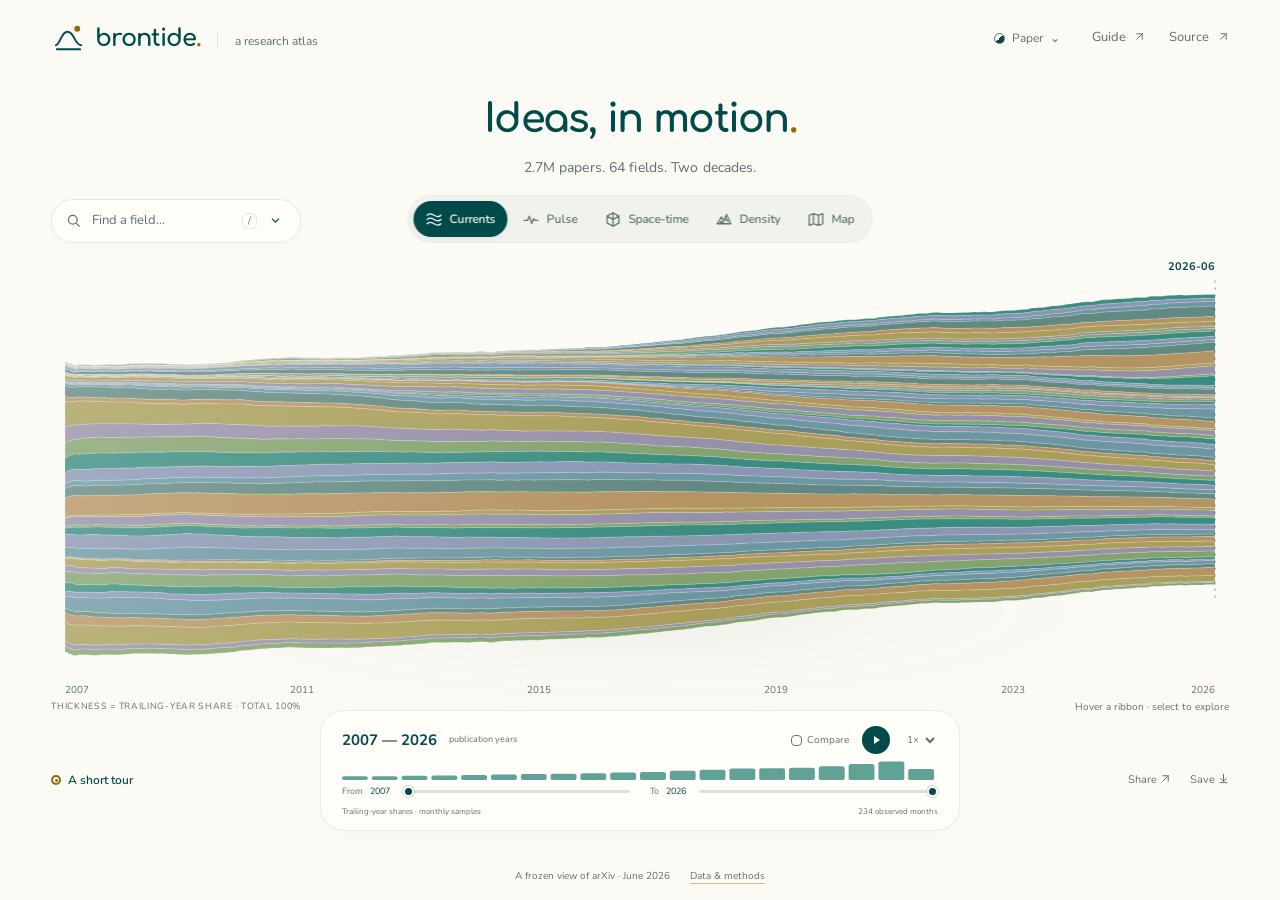
<file: index.html>
<!doctype html>
<html lang="en">
<head>
  <meta charset="utf-8">
  <meta name="viewport" content="width=device-width, initial-scale=1">
  <meta name="theme-color" content="#FCFAF5">
  <meta name="description" content="Explore the shape of research. An interactive atlas of 2.7 million arXiv papers, with semantic territories, publication timelines, and a space-time view.">
  <title>brontide — the research atlas</title>
  <link rel="icon" href="assets/brontide-logo.svg" type="image/svg+xml">
  <script>try{const t=localStorage.getItem('brontide-theme');document.documentElement.dataset.theme=['paper','sage','night'].includes(t)?t:'paper';}catch{document.documentElement.dataset.theme='paper';}</script>
  <link rel="stylesheet" href="web/styles.css">
</head>
<body>
  <a class="skip-link" href="#explorer">Skip to research atlas</a>
  <header class="site-header">
    <a class="brand" href="./" aria-label="brontide home"><svg class="brand-mark" viewBox="0 0 36 36" aria-hidden="true"><path d="M5 25c5-1 5-14 12-14s7 13 14 14"/><path d="M6 29h24"/><circle cx="27" cy="8" r="3"/></svg><span>brontide<span class="brand-dot">.</span></span></a>
    <div class="header-description">a research atlas</div>
    <nav aria-label="Main navigation">
      <details class="theme-menu" id="theme-menu"><summary aria-label="Color theme: Paper" id="theme-summary"><span class="theme-preview" aria-hidden="true"></span><span id="theme-name">Paper</span><span aria-hidden="true">⌄</span></summary><div class="theme-options" role="group" aria-label="Color theme"><button data-theme="paper" aria-pressed="true"><i class="theme-chip paper-chip"></i>Paper<span>Light</span></button><button data-theme="sage" aria-pressed="false"><i class="theme-chip sage-chip"></i>Sage<span>Warm</span></button><button data-theme="night" aria-pressed="false"><i class="theme-chip night-chip"></i>Night<span>Dark</span></button></div></details>
      <button class="text-button" id="method-open">Guide <span aria-hidden="true"><svg class="inline-icon" viewBox="0 0 16 16" aria-hidden="true"><path d="M4 12 12 4M4 4h8v8"/></svg></span></button>
      <a class="source-link" href="https://github.com/numberingeometry/brontide" target="_blank" rel="noopener">Source <span aria-hidden="true"><svg class="inline-icon" viewBox="0 0 16 16" aria-hidden="true"><path d="M4 12 12 4M4 4h8v8"/></svg></span></a>
    </nav>
  </header>
  <main id="explorer">
    <section class="atlas" aria-label="Interactive research atlas">
      <div class="scene" id="scene">
        <canvas id="atlas-canvas" tabindex="0" aria-label="Research map. Drag to orbit, shift-drag to pan, scroll to zoom. Arrow keys orbit; plus and minus zoom; Home resets. Select a topic from the topic list for an accessible alternative."></canvas>
        <canvas id="currents-canvas" aria-hidden="true" hidden></canvas>
        <svg id="currents-interaction" role="group" aria-label="Monthly research shares. Use up and down arrows for fields, left and right for months, and Enter for details." hidden></svg>
        <div id="currents-status" class="sr-only" role="status" aria-live="polite"></div>
        <div class="pulse-view" id="pulse-view" hidden>
          <svg id="pulse-chart" class="pulse-chart" tabindex="0" role="slider" aria-orientation="horizontal" aria-valuemin="0" aria-label="Year-over-year turning of arXiv's field mix" aria-describedby="pulse-help"></svg>
          <svg id="pulse-compass" class="pulse-compass" role="img" aria-label="Trajectory of the yearly field mix"></svg>
          <div id="pulse-movers" class="pulse-movers" role="group" aria-label="Largest contributions to the selected turn"></div>
          <p id="pulse-help" class="sr-only">Left and right arrows move by month, Page Up and Page Down by year, Home and End to the first and last comparison. Enter opens the largest contributor.</p>
        </div>
        <div class="map-labels" id="map-labels" aria-hidden="true"></div>
        <div class="axis-labels" id="axis-labels" aria-hidden="true"></div>
        <div class="map-tooltip" id="map-tooltip" hidden></div>
        <div class="loading-screen" id="loading" role="status"><span class="loading-orbit" aria-hidden="true"></span><span>Unfolding the landscape…</span><small>A moment for the details.</small></div>
      </div>
      <div class="stage-heading">
        <h1>Ideas, in motion<span>.</span></h1>
        <p><strong id="corpus-size">2.7M</strong> papers. <strong id="territory-count">64</strong> fields. Two decades.</p>
      </div>
      <div class="view-controls" role="group" aria-label="Visualization mode">
        <button data-view="currents" class="active" aria-pressed="true"><svg viewBox="0 0 20 20" aria-hidden="true"><path d="M2 5c5-6 11 6 16 0M2 10c5-6 11 6 16 0M2 15c5-6 11 6 16 0"/></svg>Currents</button>
        <button data-view="pulse" aria-pressed="false"><svg viewBox="0 0 20 20" aria-hidden="true"><path d="M2 11h4l2-5 3 9 2-6 1.5 2H18"/></svg>Pulse</button>
        <button data-view="space" aria-pressed="false"><svg viewBox="0 0 20 20" aria-hidden="true"><path d="m10 2 7 4v8l-7 4-7-4V6Zm0 0v8m7-4-7 4-7-4m7 4v8"/></svg>Space-time</button>
        <button data-view="terrain" aria-pressed="false"><svg viewBox="0 0 20 20" aria-hidden="true"><path d="m2 15 5-8 3 5 3-8 5 11ZM5 15l2-3 3 3m1-8 3 5 2-1"/></svg>Density</button>
        <button data-view="map" aria-pressed="false"><svg viewBox="0 0 20 20" aria-hidden="true"><path d="m2 5 5-2 6 2 5-2v12l-5 2-6-2-5 2Zm5-2v12m6-10v12"/></svg>Map</button>
      </div>
      <aside class="topic-browser collapsed" id="topic-browser" aria-label="Browse research territories">
        <label class="search-field" for="topic-search"><svg viewBox="0 0 20 20" aria-hidden="true"><circle cx="8.5" cy="8.5" r="5.5"/><path d="m13 13 4 4"/></svg><input id="topic-search" type="search" aria-label="Find a research field" placeholder="Find a field…" autocomplete="off"><kbd aria-hidden="true">/</kbd><button type="button" class="browser-toggle" id="browser-toggle" aria-label="Browse research fields" aria-expanded="false"><svg viewBox="0 0 16 16" aria-hidden="true"><path d="m4 6 4 4 4-4"/></svg></button></label>
        <div class="browser-body" id="browser-body">
          <div class="list-heading"><span id="topic-list-caption">ALL TERRITORIES</span><select id="topic-sort" aria-label="Sort territories"><option value="size">By corpus size</option><option value="change">By observed change</option><option value="name">A to Z</option></select></div>
          <div id="topic-list" class="topic-list" role="list" aria-label="Research territories"></div>
          <p class="search-note" id="search-note">Searches territory names and descriptive terms.</p>
        </div>
      </aside>
      <aside class="inspector" id="inspector" aria-label="Selected research territory" hidden>
        <div class="inspector-top"><span class="eyebrow" id="detail-kicker">THE BIG PICTURE</span><div class="selection-actions" id="selection-actions"></div><button class="icon-button" id="clear-selection" aria-label="Clear selected territory" hidden>×</button></div>
        <h2 id="detail-name" tabindex="-1">A world of research</h2>
        <p class="detail-description" id="detail-description">Select a field to explore its history.</p>
        <div class="current-observation" id="current-observation" role="group" aria-label="Selected ribbon observation" hidden></div>
        <div id="detail-terms" class="term-list"></div>
        <div class="detail-stats"><div><span id="stat-one-label">PAPERS IN WINDOW</span><strong id="stat-one">—</strong></div><div><span id="stat-two-label">OBSERVED PERIOD</span><strong id="stat-two">—</strong></div></div>
        <div class="chart-heading"><span id="chart-title">Monthly publications</span><span id="chart-unit">papers</span></div>
        <svg id="history-chart" class="history-chart" viewBox="0 0 500 160" role="img" aria-label="Monthly publication history"></svg>
        <div class="chart-legend"><span><i class="observed-key"></i>Observed</span><span id="forecast-legend" hidden><i class="forecast-key"></i>Archived forecast</span><span id="chart-date-label">2007 — 2026</span></div>
        <div class="comparison-note" id="comparison-note" hidden></div>
        <div class="representative" id="representative" hidden><span class="small-label">A REPRESENTATIVE PAPER</span><p id="representative-title"></p><span class="representative-note">A corpus example, not filtered by the time window.</span></div>
        <div class="subarea-section" id="subarea-section" hidden><button id="subarea-toggle" class="subarea-toggle" aria-expanded="false">Explore microregions <span id="subarea-count"></span><span aria-hidden="true"><svg class="inline-icon" viewBox="0 0 16 16" aria-hidden="true"><path d="M4 12 12 4M4 4h8v8"/></svg></span></button><div id="subarea-content" hidden><p class="micro-note">Statistical subareas within this territory. Point-level assignments are not included in the public map.</p><label class="sr-only" for="microregion-select">Choose a microregion</label><select id="microregion-select"></select><p id="microregion-description" class="micro-note"></p></div></div>
        <div class="inspector-footer"><span class="tiny-dot"></span><span id="detail-provenance">Frozen corpus · through June 2026</span></div>
      </aside>
      <div class="scene-tools" role="group" aria-label="Map tools">
        <button class="icon-button" id="zoom-in" aria-label="Zoom in" title="Zoom in">+</button><button class="icon-button" id="zoom-out" aria-label="Zoom out" title="Zoom out">−</button><span></span><button class="icon-button" id="reset-camera" aria-label="Reset camera" title="Reset camera"><svg viewBox="0 0 20 20" aria-hidden="true"><path d="M4 7a6.5 6.5 0 1 1 0 6M4 3v4h4"/></svg></button>
      </div>
      <div class="view-caption"><span id="view-caption">VERTICAL AXIS · PUBLICATION YEAR</span><span id="gesture-caption">Drag to orbit · scroll to zoom</span></div>
      <div class="time-dock">
        <div class="time-dock-top"><div><strong id="window-label">2007 — 2026</strong><span class="small-label">publication years</span></div><div class="time-actions"><label class="compare-control"><input type="checkbox" id="compare-toggle"><span>Compare</span></label><button class="play-button" id="play" aria-label="Play publication timeline"><span id="play-icon" class="play-glyph" aria-hidden="true"></span></button><label class="sr-only" for="playback-speed">Playback speed</label><select id="playback-speed" aria-label="Playback speed"><option value="1000">1×</option><option value="500">2×</option><option value="2000">½×</option></select></div></div>
        <svg id="timeline" viewBox="0 0 760 34" preserveAspectRatio="none" aria-hidden="true"></svg>
        <div class="range-controls"><label for="year-from">From <output id="year-from-label">2007</output><input id="year-from" type="range" min="0" max="19" value="0"></label><label for="year-to">To <output id="year-to-label">2026</output><input id="year-to" type="range" min="0" max="19" value="19"></label></div>
        <div class="timeline-foot"><span id="time-resolution">Points: annual · statistics: monthly</span><span id="visible-points">Loading sample</span></div>
      </div>
      <div class="story-toolbar" id="story-toolbar"><button id="story-start"><span class="tour-glyph" aria-hidden="true"></span> A short tour</button><span></span><button id="share-view" title="Copy a link to this view">Share <span aria-hidden="true"><svg class="inline-icon" viewBox="0 0 16 16" aria-hidden="true"><path d="M4 12 12 4M4 4h8v8"/></svg></span></button><button id="export-image" title="Download this view as an image">Save <svg class="inline-icon" viewBox="0 0 16 16" aria-hidden="true"><path d="M8 2v10m-4-4 4 4 4-4M3 14h10"/></svg></button></div>
      <div class="story-card" id="story-card" hidden aria-live="polite"><div class="story-top"><span id="story-step">01 / 04</span><button class="icon-button" id="story-close" aria-label="Close tour">×</button></div><h3 id="story-title"></h3><p id="story-description"></p><div class="story-bottom"><button id="story-previous" class="text-button"><svg class="inline-icon" viewBox="0 0 16 16" aria-hidden="true"><path d="M14 8H2m5-5-5 5 5 5"/></svg> Back</button><button id="story-next">Next chapter <svg class="inline-icon" viewBox="0 0 16 16" aria-hidden="true"><path d="M2 8h12m-5-5 5 5-5 5"/></svg></button></div></div>
    </section>
  </main>
  <footer class="site-footer"><span>A frozen view of arXiv · <span id="footer-date">June 2026</span></span><button class="inline-link" id="evidence-open">Data &amp; methods</button></footer>
  <div class="toast" id="toast" role="status" aria-live="polite"></div>
  <dialog id="method-dialog" aria-labelledby="method-title"><div class="dialog-heading"><span class="eyebrow">A FIELD GUIDE</span><button class="icon-button" id="method-close" aria-label="Close map guide">×</button></div><h2 id="method-title">A little context.</h2><p class="dialog-lead">Real papers, a fixed map, and a few useful limits.</p><div class="method-grid"><section><h3>Reading the currents</h3><p>Each ribbon is one territory. At each month, its vertical thickness is the territory’s paper count over the trailing 12 months divided by the corpus count over the same window. These are count-weighted shares, not an average of percentages. All 64 ribbons sum to 100%. Early 2007 uses the available 1–11 months; no earlier observations are invented. The 234 observations run from January 2007 through June 2026. The final year is partial.</p><p>The territory order is fixed by ID. A data-derived wiggle baseline minimizes visual movement; it is only a layout choice. Position and color do not encode transfers, citations, or influence between fields. Adjacent trailing-window values are joined by a smooth, nonnegative interpolation. Hover, focus, or tap for the exact window and its count-weighted share, alongside the raw monthly count and share. Search gives access to even the thinnest ribbons.</p><p>The year sliders highlight a window while keeping the full chronology in view. The playhead marks the final available month of the selected year. Currents uses observations only; the separate territory chart contains the archived forecast experiment.</p></section><section><h3>Feeling the pulse</h3><p>Pulse asks how far the mix of fields changed between one trailing year and the year before it. Shares become a point on a sphere by taking square roots; the angle between two such points is the Bhattacharyya angle (half the Fisher–Rao distance). It is zero when every field kept its share, and it ignores how many papers were posted in total.</p><p>The dark line uses the 64 territories; the light one uses the 1,024 microregions. Turnover inside territories lifts the light line, but the vertical gap understates it, because angles combine roughly like the sides of a right triangle rather than by addition. The readout’s “turned inside fields” is that turnover measured directly: the angle left after removing the 64-field turn on the 1 − cos θ scale, where the split is exact.</p><p>Finite counts make every comparison look busier than it is, most of all for small microregions. Each angle carries a deterministic first-order correction for that noise, computed exactly from binomial moments under a multinomial sampling model. The dotted line is the turn that counting alone would show if nothing had changed; corrected lines can sit below it. “What moved” gives each field’s share of the corrected 64-field turn, measured as 1 − cos θ rather than in degrees. After the correction small terms can be slightly negative, so the listed shares need not add to 100%.</p><p>The long turn shows the calendar-year compositions, 2007–2025, projected flat onto their two main directions of change. Its path adds the yearly steps, and a bend in the flat view need not be a reversal. Pulse describes arXiv’s composition, which also shifts when whole communities start or stop posting there. It is not a measure of progress, quality, or influence, and peak labels name only the largest contributor.</p></section><section><h3>What the axes mean</h3><p>Horizontal position is a fixed PCA → UMAP projection of SPECTER2 paper embeddings. Nearby dots often describe related work, but projected distances and apparent gaps are not calibrated semantic measurements. Clustering uses the 50-dimensional PCA space.</p><p>In <b>space-time</b>, height is publication year. In <b>density</b>, height is a smoothed, normalized concentration of the sampled points in the selected window. Density is neither paper quality nor a forecast.</p></section><section><h3>What you are seeing</h3><p id="method-sample">The map displays a stratified sample of the frozen arXiv corpus. Counts and monthly histories use aggregate artifacts, not dot counts.</p><p>Map points have annual dates; charts retain monthly resolution. The final year is partial. Topic names are generated descriptions, not an authoritative taxonomy. Representative titles may come from outside the selected window.</p><p>Microregion series can be inspected within a territory. The public point sample has only superregion assignments, so microregion selection does not relabel or relocate dots.</p></section><section><h3>Window and comparison</h3><p>The sliders filter publication years. Compare retains papers before the selected window as a muted baseline and highlights papers in the window. The chart marks the same window; percentage-point changes compare mean observed monthly shares in the endpoint years.</p><p>This is retrospective exploration: the display projection was fitted using the full frozen corpus. Moving the year does not create a historically refitted model.</p></section><section><h3>Forecasts and evaluation</h3><p>Forecasts begin after June 2026 and use the committed production model, SmoothedMomentum. They are independent projections, not jointly normalized across regions, and are experimental extrapolations rather than promises. The frozen selection procedure beat its momentum baseline at <b>0 of 3</b> masked cutoffs, missing its ≥2 criterion.</p><p>Published 80% intervals failed the calibration criterion; the explorer does not present them as calibrated uncertainty. The frozen result and its scope remain in the repository.</p><a href="https://github.com/numberingeometry/brontide/blob/main/docs/DATA.md" target="_blank" rel="noopener">Read the data guide <svg class="inline-icon" viewBox="0 0 16 16" aria-hidden="true"><path d="M4 12 12 4M4 4h8v8"/></svg></a></section></div><div class="controls-guide"><strong>Make it yours</strong><span>Currents: ↑/↓ fields, ←/→ months, Enter details. Pulse: ←/→ months, Page Up/Down years, Enter opens the largest mover. Maps: drag to orbit, Shift/right-drag to pan, scroll/pinch to zoom, arrows to orbit, +/− to zoom, Home to reset. / search · Escape clear</span></div><p class="build-note" id="build-note"></p></dialog>
  <noscript><div class="noscript-notice">This interactive atlas needs JavaScript. <a href="figures/frontier-map.png">View the static research map</a> or <a href="https://github.com/numberingeometry/brontide">read the methods and reproducible results</a>.</div></noscript>
  <script type="module" src="web/app.js"></script>
</body>
</html>
</file>
<file: web/styles.css>
@charset "UTF-8";
@font-face{font-family:Nunito;src:url('../assets/fonts/nunito-latin-400-normal.woff2') format('woff2');font-style:normal;font-weight:400;font-display:swap}
@font-face{font-family:Nunito;src:url('../assets/fonts/nunito-latin-600-normal.woff2') format('woff2');font-style:normal;font-weight:600;font-display:swap}
@font-face{font-family:Nunito;src:url('../assets/fonts/nunito-latin-700-normal.woff2') format('woff2');font-style:normal;font-weight:700;font-display:swap}
@font-face{font-family:Comfortaa;src:url('../assets/fonts/comfortaa-latin-700-normal.woff2') format('woff2');font-style:normal;font-weight:700;font-display:swap}
:root{color-scheme:light;--paper:#fcfaf5;--ink:#004b49;--muted:#5a726f;--quiet:#607265;--line:#004b491c;--wash:#eff1ec;--selected:#d9e2dd;--gold:#916707;--white:#fffef9;--history:#257e70;--grid:#617e70;--hover:#007366;--round:Comfortaa,'Arial Rounded MT Bold',sans-serif;--sans:Nunito,'Trebuchet MS',sans-serif;--mono:ui-monospace,SFMono-Regular,Consolas,monospace}
html[data-theme="sage"]{--paper:#e7ebd4;--ink:#263e2d;--muted:#53634a;--quiet:#5d684f;--line:#263e2d26;--wash:#dde3c8;--selected:#c6d1af;--gold:#845d05;--white:#f0f2e0;--history:#3d7650;--grid:#718263;--hover:#4c6a32}
html[data-theme="night"]{color-scheme:dark;--paper:#101d20;--ink:#e2eee0;--muted:#a6bdb3;--quiet:#91aaa0;--line:#b6d2bd28;--wash:#1d3030;--selected:#314a40;--gold:#dec27a;--white:#17282a;--history:#8bd4b0;--grid:#9bbeb0;--hover:#f2d991}
*{box-sizing:border-box}body{margin:0;background:var(--paper);color:var(--ink);font:14px/1.5 var(--sans);-webkit-font-smoothing:antialiased}button,input,select{font:inherit}button,a,input,select{-webkit-tap-highlight-color:transparent}button{color:inherit;cursor:pointer;border:0}button:disabled{opacity:.4;cursor:default}a{color:inherit;text-decoration:none}button:hover,a:hover{color:var(--hover)}button:focus-visible,a:focus-visible,input:focus-visible,select:focus-visible,canvas:focus-visible{outline:2px solid var(--gold);outline-offset:4px}svg{display:block}button svg{width:18px;height:18px;fill:none;stroke:currentColor;stroke-width:1.5;stroke-linecap:round;stroke-linejoin:round}[hidden]{display:none!important}.sr-only{position:absolute;width:1px;height:1px;padding:0;margin:-1px;overflow:hidden;clip:rect(0,0,0,0);white-space:nowrap;border:0}.skip-link{position:fixed;z-index:100;top:-80px;left:12px;background:var(--ink);color:var(--paper);padding:12px 18px;border-radius:12px}.skip-link:focus{top:12px}
.site-header{height:76px;display:flex;align-items:center;padding:0 4%;gap:16px;max-width:1920px;margin:auto}.brand{display:flex;align-items:center;gap:9px;font:700 24px var(--round);letter-spacing:-1px}.brand-mark{width:35px;height:35px;fill:none;stroke:var(--ink);stroke-width:2;stroke-linecap:round}.brand-mark circle{fill:var(--gold);stroke:none}.brand-dot{color:var(--gold)}.header-description{font-size:12px;color:var(--muted);border-left:1px solid var(--line);padding-left:17px;margin-top:5px}.site-header nav{display:flex;align-items:center;gap:24px;margin-left:auto;color:var(--muted);font-size:13px}.text-button,.inline-link{background:none;padding:0;color:inherit}.text-button span,.source-link span{margin-left:5px}.site-header nav button{font-size:13px}.source-link{display:flex;align-items:center;gap:4px}
.atlas{position:relative;height:calc(100svh - 116px);min-height:690px;max-height:1160px;isolation:isolate;overflow:hidden;max-width:1920px;margin:auto}.scene{position:absolute;inset:0;overflow:hidden;z-index:-1}.scene:before{content:'';position:absolute;left:23%;right:23%;top:58%;height:17%;background:radial-gradient(ellipse,color-mix(in srgb,var(--ink) 12.5%,transparent) 0%,color-mix(in srgb,var(--ink) 3.5%,transparent) 35%,transparent 70%);filter:blur(14px);pointer-events:none}#atlas-canvas{width:100%;height:100%;display:block;touch-action:none;cursor:grab}#atlas-canvas:active{cursor:grabbing}.stage-heading{position:absolute;top:18px;left:20px;right:20px;text-align:center;pointer-events:none}.stage-heading h1{font:700 clamp(27px,3.1vw,43px)/1.3 var(--round);letter-spacing:-1.7px;margin:0 0 11px}.stage-heading h1 span{color:var(--gold)}.stage-heading p{font-size:14px;color:var(--muted);margin:0}.stage-heading strong{font-weight:400}
.view-controls{position:absolute;top:119px;left:50%;transform:translateX(-50%);display:flex;gap:3px;background:color-mix(in srgb,var(--wash) 80.0%,transparent);padding:5px;border:1px solid color-mix(in srgb,var(--ink) 3.5%,transparent);border-radius:30px;white-space:nowrap;backdrop-filter:blur(15px)}.view-controls button{background:transparent;padding:9px 15px;border-radius:24px;display:flex;gap:7px;align-items:center;font-size:12px;font-weight:600;color:var(--muted);transition:background .2s,color .2s}.view-controls button.active{background:var(--ink);color:var(--paper);box-shadow:0 2px 5px color-mix(in srgb,var(--ink) 7.1%,transparent)}.view-controls svg{width:17px;height:17px}
.topic-browser{position:absolute;left:4%;top:123px;width:250px;z-index:12}.search-field{display:flex;align-items:center;gap:8px;padding:10px 14px;border:1px solid var(--line);border-radius:25px;background:color-mix(in srgb,var(--white) 91.0%,transparent);box-shadow:0 4px 18px color-mix(in srgb,var(--ink) 1.2%,transparent);backdrop-filter:blur(12px)}.search-field>svg{width:16px;height:16px;stroke:var(--muted);stroke-width:1.5;fill:none;flex-shrink:0}.search-field input{width:100%;min-width:0;background:none;border:0;color:var(--ink);outline:none;font-size:13px}.search-field input::placeholder{color:var(--muted)}.search-field:focus-within{border-color:color-mix(in srgb,var(--gold) 50.2%,transparent);box-shadow:0 0 0 3px color-mix(in srgb,var(--gold) 3.9%,transparent)}.search-field kbd{font:10px var(--sans);color:var(--quiet);border:1px solid var(--line);border-radius:5px;padding:0 5px}.browser-toggle{display:grid;place-items:center;width:21px;height:21px;padding:0;background:none;flex-shrink:0}.browser-toggle svg{width:13px;height:13px;transition:transform .2s}.topic-browser:not(.collapsed) .browser-toggle svg{transform:rotate(180deg)}.browser-body{margin-top:9px;padding:15px 13px 9px;border:1px solid var(--line);border-radius:21px;background:color-mix(in srgb,var(--white) 96.1%,transparent);box-shadow:0 14px 40px color-mix(in srgb,var(--ink) 6.3%,transparent);backdrop-filter:blur(20px)}.topic-browser.collapsed .browser-body{display:none}.list-heading{display:flex;justify-content:space-between;align-items:center;gap:5px;font-size:9px;color:var(--muted);letter-spacing:.4px;padding:0 5px 9px}.list-heading select{max-width:109px;background:transparent;border:0;font:10px var(--sans);color:var(--muted);cursor:pointer}.topic-list{max-height:min(370px,44vh);overflow-y:auto;scrollbar-width:thin;scrollbar-color:var(--selected) transparent;overscroll-behavior:contain}.topic-row{display:flex;align-items:center;gap:8px;width:100%;min-height:39px;padding:9px 8px;border-radius:11px;text-align:left;background:transparent;font-size:11px;line-height:1.35;color:var(--muted)}.topic-row:hover,.topic-row.selected{background:var(--wash);color:var(--ink)}.topic-row.selected{background:var(--selected)}.topic-swatch{width:6px;height:6px;border-radius:50%;flex-shrink:0}.topic-name{flex:1}.topic-size{font-size:9px;color:var(--quiet);white-space:nowrap}.search-note{font-size:9px;line-height:1.6;margin:9px 6px 3px;color:var(--quiet)}.empty-topics{font-size:12px;color:var(--muted);padding:12px 6px}
.inspector{position:absolute;right:3%;top:184px;width:320px;max-height:calc(100% - 210px);overflow-y:auto;overscroll-behavior:contain;scrollbar-width:thin;scrollbar-color:var(--selected) transparent;padding:23px;border:1px solid color-mix(in srgb,var(--ink) 14.9%,transparent);border-radius:27px;background:color-mix(in srgb,var(--white) 96.1%,transparent);box-shadow:0 14px 45px color-mix(in srgb,var(--ink) 4.7%,transparent);backdrop-filter:blur(18px);z-index:13}.inspector-top{display:flex;align-items:center;justify-content:space-between;min-height:22px}.eyebrow,.small-label{font-size:9px;font-weight:700;letter-spacing:1px;color:var(--muted)}.inspector-top .eyebrow{font-size:8px}.selection-actions{display:flex;align-items:center;gap:12px;margin-left:auto;margin-right:8px}.selection-actions button{padding:6px 0;background:none;font-size:9px;color:var(--muted)}.selection-actions button:hover{color:var(--ink)}.icon-button{display:grid;place-items:center;width:32px;height:32px;border-radius:50%;background:transparent;color:var(--muted);font-size:22px;font-weight:400;line-height:1;flex-shrink:0}.icon-button:hover{background:var(--wash);color:var(--ink)}.inspector-top .icon-button{width:25px;height:25px;font-size:20px}.inspector h2{font:700 21px/1.4 var(--round);letter-spacing:-.8px;margin:12px 0 10px}.detail-description{font-size:11px;line-height:1.7;color:var(--muted);margin:0 0 15px}.term-list{display:flex;flex-wrap:wrap;gap:5px;margin-bottom:17px}.term-list:empty{display:none}.term-list span{padding:3px 9px;border-radius:12px;background:var(--wash);color:var(--muted);font-size:9px}.detail-stats{display:grid;grid-template-columns:1fr 1fr;gap:10px;border-top:1px solid var(--line);padding:16px 0 18px}.detail-stats span{font-size:8px;letter-spacing:.7px;color:var(--muted);display:block;margin-bottom:6px}.detail-stats strong{font:700 22px var(--sans);letter-spacing:-.5px}.chart-heading{display:flex;justify-content:space-between;gap:9px;font-size:10px;color:var(--muted);margin-bottom:9px}.chart-heading>span+span{font-size:9px}.history-chart{width:100%;height:auto;overflow:visible}.chart-grid{stroke:color-mix(in srgb,var(--ink) 7.1%,transparent);stroke-width:1}.chart-axis{fill:var(--muted);font:11px var(--sans)}.chart-origin{fill:var(--gold);font:8px var(--sans);letter-spacing:.4px}.chart-history{fill:none;stroke:var(--history);stroke-width:2.2;stroke-linejoin:round}.chart-forecast{fill:none;stroke:var(--gold);stroke-width:1.7;stroke-dasharray:5 5}.chart-area{fill:url(#chart-gradient)}.chart-window{fill:color-mix(in srgb,var(--ink) 3.5%,transparent)}.chart-marker{stroke:color-mix(in srgb,var(--ink) 26.7%,transparent);stroke-width:1;stroke-dasharray:3 4}.chart-legend{display:flex;align-items:center;gap:13px;font-size:8px;color:var(--muted);margin-bottom:15px}.chart-legend>span{display:flex;align-items:center;gap:5px}.chart-legend>span:last-child{margin-left:auto;font-size:8px}.chart-legend i{width:11px;height:2px;background:var(--history);border-radius:2px}.chart-legend .forecast-key{background:var(--gold)}.comparison-note{font-size:10px;line-height:1.6;color:var(--muted);padding:11px 13px;border-radius:14px;background:var(--wash)}.comparison-note strong{color:var(--ink)}.representative{border-top:1px solid var(--line);padding-top:14px;margin-top:15px}.representative .small-label{font-size:8px}.representative p{font-size:12px;line-height:1.65;margin:9px 0}.representative a{text-decoration:underline;text-decoration-color:color-mix(in srgb,var(--gold) 40.0%,transparent);text-underline-offset:4px}.representative-note{font-size:9px;color:var(--quiet);line-height:1.55;display:block}.subarea-section{margin-top:17px;padding-top:14px;border-top:1px solid var(--line)}.subarea-toggle{display:flex;align-items:center;gap:6px;background:none;padding:0;width:100%;font-size:11px;text-align:left}.subarea-toggle span:last-child{margin-left:auto;color:var(--gold)}#subarea-count{color:var(--muted);font-size:10px}.micro-note{font-size:10px;line-height:1.65;color:var(--muted)}#microregion-select{width:100%;border:1px solid var(--line);border-radius:12px;background:var(--paper);color:var(--ink);padding:9px;font-size:11px}.inspector-footer{display:flex;align-items:center;gap:7px;border-top:1px solid var(--line);margin-top:17px;padding-top:13px;font-size:8px;color:var(--quiet)}.tiny-dot{width:4px;height:4px;border-radius:50%;background:var(--gold);flex-shrink:0}
.scene-tools{position:absolute;right:3%;bottom:177px;display:flex;align-items:center;flex-direction:column;gap:2px;padding:5px;border:1px solid var(--line);border-radius:25px;background:color-mix(in srgb,var(--white) 87.5%,transparent);backdrop-filter:blur(14px)}.scene-tools>span{width:15px;height:1px;background:var(--line);margin:3px}.view-caption{position:absolute;left:4%;right:4%;bottom:145px;display:flex;justify-content:space-between;gap:10px;color:var(--muted);font-size:9px;pointer-events:none}.view-caption>span:first-child{font-size:8px;letter-spacing:1px}.time-dock{position:absolute;bottom:29px;left:50%;transform:translateX(-50%);width:640px;max-width:calc(100% - 40px);padding:15px 21px 12px;border:1px solid color-mix(in srgb,var(--ink) 9.4%,transparent);background:color-mix(in srgb,var(--white) 91.0%,transparent);border-radius:24px;backdrop-filter:blur(18px);box-shadow:0 8px 30px color-mix(in srgb,var(--ink) 1.6%,transparent)}.time-dock-top{display:flex;justify-content:space-between;align-items:center;gap:12px}.time-dock-top>div:first-child{display:flex;gap:12px;align-items:center}.time-dock strong{font:700 15px var(--sans);white-space:nowrap}.time-dock .small-label{font-size:9px;letter-spacing:0;font-weight:400}.time-actions{display:flex;align-items:center;gap:13px}.compare-control{display:flex;align-items:center;gap:5px;font-size:10px;color:var(--muted);cursor:pointer}.compare-control input{appearance:none;width:11px;height:11px;border:1px solid var(--grid);border-radius:4px;background:var(--paper);margin:0;cursor:pointer}.compare-control input:checked{border-color:var(--ink);background:var(--ink);box-shadow:inset 0 0 0 2px var(--white)}.play-button{display:grid;place-items:center;width:28px;height:28px;border-radius:50%;background:var(--ink);color:var(--paper)}.play-button:hover{background:var(--hover);color:var(--paper)}.time-actions select{border:0;background:none;color:var(--muted);font:10px var(--sans);max-width:40px;padding:0;cursor:pointer}#timeline{width:100%;height:21px;margin:5px 0 3px}.range-controls{display:flex;gap:20px}.range-controls label{display:flex;align-items:center;gap:7px;min-width:0;flex:1;font-size:9px;color:var(--muted)}.range-controls output{min-width:26px;color:var(--ink)}.range-controls input{appearance:none;width:100%;min-width:20px;height:3px;background:var(--selected);border-radius:3px;cursor:pointer;margin:7px 0}.range-controls input::-webkit-slider-thumb{appearance:none;width:11px;height:11px;border:2px solid var(--white);border-radius:50%;background:var(--ink);box-shadow:0 0 0 1px color-mix(in srgb,var(--ink) 20.0%,transparent)}.range-controls input::-moz-range-thumb{width:8px;height:8px;border:2px solid var(--white);border-radius:50%;background:var(--ink)}.timeline-foot{display:flex;justify-content:space-between;gap:10px;color:var(--quiet);font-size:8px;margin-top:6px}.story-toolbar{position:absolute;left:4%;right:4%;bottom:64px;display:flex;align-items:center;gap:19px;pointer-events:none}.story-toolbar>span{flex:1}.story-toolbar button{pointer-events:auto;background:transparent;padding:7px 0;color:var(--muted);font-size:12px}.story-toolbar button:hover{color:var(--ink)}.story-toolbar #story-start{display:flex;align-items:center;gap:7px;color:var(--ink);font-weight:600}.story-toolbar #share-view,.story-toolbar #export-image{font-size:11px}.inline-icon,button .inline-icon{display:inline-block;width:11px;height:11px;vertical-align:-1px;fill:none;stroke:currentColor;stroke-width:1.4;stroke-linecap:round;stroke-linejoin:round;flex-shrink:0}.play-glyph{width:0;height:0;border-top:4px solid transparent;border-bottom:4px solid transparent;border-left:6px solid var(--paper);margin-left:2px}.play-glyph.paused{width:7px;height:8px;border:0;border-left:2px solid var(--paper);border-right:2px solid var(--paper);margin-left:0}.tour-glyph{display:inline-block;width:10px;height:10px;border:2px solid var(--gold);border-radius:50%;position:relative}.tour-glyph:after{content:'';position:absolute;width:3px;height:3px;border-radius:50%;background:var(--gold);top:1.5px;left:1.5px}
.map-labels,.axis-labels{position:absolute;inset:0;pointer-events:none;overflow:hidden}.map-label{position:absolute;max-width:152px;padding:5px 10px;border-radius:13px;background:color-mix(in srgb,var(--white) 70.2%,transparent);border:1px solid color-mix(in srgb,var(--ink) 6.3%,transparent);font-size:10px;line-height:1.35;color:var(--muted);text-align:center;transform:translate(-50%,-50%);pointer-events:auto;cursor:pointer;box-shadow:0 3px 10px color-mix(in srgb,var(--ink) 1.6%,transparent);backdrop-filter:blur(5px)}.map-label.selected{background:var(--white);border-color:color-mix(in srgb,var(--ink) 26.7%,transparent);color:var(--ink);font-weight:700}.axis-label{position:absolute;transform:translate(-50%,-50%);font-size:9px;color:var(--muted);white-space:nowrap}.map-tooltip{position:absolute;z-index:14;pointer-events:none;max-width:250px;padding:12px 15px;border:1px solid color-mix(in srgb,var(--ink) 13.3%,transparent);border-radius:18px;background:color-mix(in srgb,var(--white) 96.1%,transparent);box-shadow:0 10px 24px color-mix(in srgb,var(--ink) 6.3%,transparent);font-size:12px;color:var(--ink);backdrop-filter:blur(14px)}.map-tooltip small{display:block;font-size:10px;line-height:1.6;color:var(--muted);margin-top:5px}.loading-screen{position:absolute;inset:0;z-index:30;display:flex;align-items:center;justify-content:center;flex-direction:column;gap:15px;background:color-mix(in srgb,var(--paper) 96.1%,transparent);color:var(--ink);font:700 15px var(--round)}.loading-screen small{font:12px var(--sans);color:var(--muted)}.loading-orbit{width:36px;height:36px;border-radius:50%;border:2px solid color-mix(in srgb,var(--ink) 9.4%,transparent);border-top-color:var(--gold);animation:loading 1.2s linear infinite}.loading-screen.error{padding:30px;text-align:center;font:14px var(--sans)}.loading-screen.error p{max-width:480px;line-height:1.8}.loading-screen.error button,.loading-screen.error a{display:inline-block;padding:10px 17px;margin:5px;border:1px solid var(--line);border-radius:20px;background:var(--wash)}
.story-card{position:absolute;left:4%;top:190px;width:275px;padding:20px 22px;border:1px solid color-mix(in srgb,var(--gold) 22.0%,transparent);border-radius:26px;background:color-mix(in srgb,var(--white) 94.9%,transparent);box-shadow:0 14px 40px color-mix(in srgb,var(--ink) 4.7%,transparent);backdrop-filter:blur(20px);z-index:15}.story-top{display:flex;align-items:center;justify-content:space-between;font-size:10px;color:var(--gold);font-weight:700}.story-card h3{font:700 21px/1.4 var(--round);letter-spacing:-.6px;margin:13px 0}.story-card p{font-size:12px;line-height:1.75;color:var(--muted);margin:0}.story-bottom{display:flex;justify-content:space-between;align-items:center;margin-top:21px;gap:10px}.story-bottom button{background:none;padding:0;font-size:11px;color:var(--ink)}.story-bottom button:disabled{color:var(--quiet)}.story-top .icon-button{width:23px;height:23px;font-size:20px}
.site-footer{display:flex;align-items:center;justify-content:center;gap:20px;padding:9px 20px 15px;font-size:10px;color:var(--muted)}.site-footer .inline-link{font-size:10px;text-decoration:underline;text-decoration-color:color-mix(in srgb,var(--gold) 43.9%,transparent);text-underline-offset:4px}dialog{width:min(820px,calc(100% - 30px));max-height:88svh;border:1px solid color-mix(in srgb,var(--ink) 13.3%,transparent);border-radius:30px;padding:30px 36px;background:var(--paper);color:var(--ink);box-shadow:0 25px 100px color-mix(in srgb,var(--ink) 12.5%,transparent)}dialog::backdrop{background:color-mix(in srgb,var(--selected) 60.0%,transparent);backdrop-filter:blur(8px)}.dialog-heading{display:flex;align-items:center;justify-content:space-between}dialog h2{font:700 31px/1.4 var(--round);letter-spacing:-1px;margin:20px 0 10px}.dialog-lead{font-size:14px;line-height:1.8;color:var(--muted);margin-bottom:20px}.method-grid{display:grid;grid-template-columns:1fr 1fr;gap:7px 30px}.method-grid h3{font-size:14px;font-weight:700;margin:14px 0 8px}.method-grid p{font-size:12px;line-height:1.8;color:var(--muted)}.method-grid b{color:var(--ink);font-weight:700}.method-grid a{font-size:12px;text-decoration:underline;text-decoration-color:color-mix(in srgb,var(--gold) 40.0%,transparent);text-underline-offset:3px}.controls-guide{display:flex;gap:20px;border-top:1px solid var(--line);padding-top:18px;margin-top:23px;font-size:11px;color:var(--muted)}.controls-guide strong{color:var(--ink);white-space:nowrap}.build-note{font-size:9px;line-height:1.8;color:var(--quiet);margin:20px 0 0}.toast{position:fixed;bottom:22px;left:50%;transform:translate(-50%,20px);z-index:100;padding:12px 20px;border:1px solid color-mix(in srgb,var(--ink) 20.0%,transparent);border-radius:22px;background:var(--ink);color:var(--paper);font-size:12px;opacity:0;pointer-events:none;transition:opacity .2s,transform .2s;max-width:90vw;text-align:center;box-shadow:0 8px 30px color-mix(in srgb,var(--ink) 6.3%,transparent)}.toast.visible{opacity:1;transform:translate(-50%,0)}.noscript-notice{position:fixed;top:25%;left:10%;right:10%;padding:30px;background:var(--paper);border:1px solid var(--line);border-radius:25px;z-index:50}
@keyframes loading{to{transform:rotate(360deg)}}
@media(min-width:1001px){.detail-open .scene-tools{right:calc(365px + 3%)}.detail-open .view-caption{right:calc(365px + 4%)}}
@media(max-width:1200px){.topic-browser{width:220px}.time-dock{width:550px}.story-toolbar{left:3%;right:3%}.story-toolbar button{font-size:11px}.view-controls button{padding:9px 12px}.inspector{width:300px;right:2%;padding:21px}}
@media(max-width:1000px){.site-header{padding:0 25px}.header-description{display:none}.atlas{min-height:700px}.topic-browser{left:24px;top:181px;width:220px}.view-controls{top:116px}.stage-heading h1{font-size:35px}.scene-tools{right:22px;bottom:195px}.time-dock{bottom:38px;width:calc(100% - 48px);max-width:680px}.story-toolbar{bottom:4px;left:25px;right:25px}.view-caption{bottom:162px;left:25px;right:25px}.inspector{top:235px;right:20px;width:300px;max-height:calc(100% - 260px)}.story-card{left:24px;top:238px;width:260px}.site-footer{padding-top:5px}}
@media(max-width:620px){.site-header{height:67px;padding:0 20px}.brand{font-size:22px}.brand-mark{width:30px;height:30px}.site-header nav{gap:19px;font-size:12px}.site-header nav button{font-size:12px}.atlas{height:calc(100svh - 107px);min-height:650px}.stage-heading{top:17px;left:18px;right:18px}.stage-heading h1{font-size:27px;letter-spacing:-1.2px;line-height:1.35;margin-bottom:9px}.stage-heading p{font-size:11px}.view-controls{top:102px;padding:4px;width:max-content;max-width:calc(100% - 24px)}.view-controls button{padding:8px 12px;font-size:11px;gap:6px}.view-controls svg{width:16px;height:16px}.topic-browser{left:18px;top:161px;width:207px}.search-field{padding:8px 12px}.search-field input{font-size:12px}.search-field kbd{display:none}.browser-body{padding:12px 10px 8px;border-radius:20px}.topic-list{max-height:220px}.scene-tools{right:15px;bottom:198px;padding:4px;gap:0}.scene-tools .icon-button{width:27px;height:27px;font-size:20px}.view-caption{bottom:174px;left:19px;right:19px;font-size:8px}.view-caption>span:first-child{font-size:7px;letter-spacing:.6px}.view-caption>span:last-child{display:none}.time-dock{bottom:45px;left:13px;right:13px;width:auto;max-width:none;transform:none;padding:12px 15px 10px;border-radius:23px}.time-dock-top>div:first-child{display:block}.time-dock strong{font-size:14px}.time-dock .small-label{display:block;font-size:8px;margin-top:1px}.time-actions{gap:10px}.compare-control{font-size:9px}.time-actions select{font-size:9px}.range-controls{gap:14px}.range-controls label{gap:5px;font-size:8px}.range-controls output{min-width:23px}.timeline-foot{font-size:7px;margin-top:4px}.story-toolbar{bottom:7px;left:20px;right:20px;gap:15px}.story-toolbar button,.story-toolbar #share-view,.story-toolbar #export-image{font-size:10px}.story-toolbar #story-start{gap:5px}.inspector{position:fixed;top:auto;bottom:12px;left:12px;right:12px;width:auto;max-height:55svh;padding:22px;border-radius:27px;box-shadow:0 -8px 40px color-mix(in srgb,var(--ink) 10.2%,transparent);z-index:40}.inspector h2{font-size:22px;max-width:300px}.detail-description{font-size:11px}.history-chart{max-height:170px}.inspector-top{position:sticky;top:-22px;padding:9px 0;background:var(--white);z-index:2}.detail-stats strong{font-size:24px}.story-card{top:210px;left:18px;width:calc(100% - 72px);max-width:310px;padding:18px 20px;z-index:45}.story-card h3{font-size:20px}.story-card p{font-size:11px;line-height:1.7}.site-footer{font-size:8px;gap:14px;padding:8px 15px 13px}.site-footer .inline-link{font-size:8px}.map-label{font-size:9px;max-width:120px;padding:4px 8px;border-radius:11px}.map-tooltip{max-width:220px;font-size:11px}.map-tooltip small{font-size:9px}.method-grid{grid-template-columns:1fr;gap:0}dialog{padding:24px;border-radius:25px}dialog h2{font-size:26px}.dialog-lead{font-size:13px}.controls-guide{flex-direction:column;gap:9px}}
@media(max-width:360px){.stage-heading h1{font-size:24px}.site-header{padding:0 15px}.site-header nav{gap:12px}.brand{font-size:21px}.view-controls button{padding:8px 10px;font-size:10px}.topic-browser{width:190px}.time-actions{gap:7px}.compare-control{font-size:8px}}
@media(prefers-reduced-motion:reduce){*{scroll-behavior:auto!important;transition:none!important;animation:none!important}}

/* Theme choices stay small; the visualization carries the color. */
.theme-menu{position:relative;z-index:80;font-size:12px}.theme-menu summary{display:flex;align-items:center;gap:7px;cursor:pointer;list-style:none;user-select:none;border-radius:16px;padding:6px 8px}.theme-menu summary::-webkit-details-marker{display:none}.theme-menu summary:hover{background:var(--wash);color:var(--ink)}.theme-menu summary:focus-visible{outline:2px solid var(--gold);outline-offset:3px}.theme-preview{width:11px;height:11px;border:1px solid var(--muted);background:linear-gradient(135deg,var(--paper) 50%,var(--ink) 50%);border-radius:50%}.theme-options{position:absolute;top:39px;right:0;width:180px;border:1px solid var(--line);border-radius:18px;padding:7px;background:var(--white);box-shadow:0 12px 35px color-mix(in srgb,var(--ink) 10%,transparent)}.theme-options button{display:flex;align-items:center;gap:9px;width:100%;background:none;padding:10px;border-radius:12px;font-weight:600;color:var(--ink)}.theme-options button[aria-pressed="true"]{background:var(--wash)}.theme-options button>span{margin-left:auto;color:var(--muted);font-size:10px;font-weight:400}.theme-chip{display:block;width:17px;height:17px;border:1px solid #67837166;border-radius:50%}.paper-chip{background:#fcfaf5}.sage-chip{background:#c8d2a8}.night-chip{background:#101d20}
#currents-canvas,#currents-interaction{position:absolute;inset:0;width:100%;height:100%;display:block}#currents-canvas{pointer-events:none}#currents-interaction{overflow:visible}#currents-interaction path{fill:transparent;stroke:transparent;stroke-width:0;cursor:pointer;outline:none;touch-action:pan-y}#currents-interaction path:focus-visible{stroke:var(--ink);stroke-width:1.8;stroke-dasharray:3 4;fill:color-mix(in srgb,var(--ink) 5%,transparent)}.currents-active .scene:before{top:54%;height:28%;left:8%;right:8%;opacity:.5}.currents-active .view-caption{font-size:10px}.currents-active .view-caption>span:first-child{font-size:9px;letter-spacing:.7px}.currents-active .inspector{top:184px}.view-controls{max-width:calc(100% - 32px)}.view-controls button{padding:9px 12px}.stage-heading p{letter-spacing:.1px}.chart-history{stroke:var(--history)}.chart-legend i{background:var(--history)}.chart-legend .forecast-key{background:var(--gold)}.chart-origin{fill:var(--gold)}
html[data-theme="night"] .scene:before{background:radial-gradient(ellipse,#65866b14,transparent 68%)}html[data-theme="night"] .view-controls button.active{background:var(--ink);color:var(--paper)}html[data-theme="night"] .time-dock,html[data-theme="night"] .inspector,html[data-theme="night"] .browser-body{box-shadow:0 12px 45px #00000019}html[data-theme="night"] .brand-mark circle{fill:var(--gold)}
@media(max-width:1000px){.site-header nav{gap:15px}.theme-menu summary{padding:6px 4px}}
@media(max-width:620px){.site-header{padding:0 18px;gap:8px}.site-header nav{gap:8px}.site-header nav button,.site-header nav,.theme-menu{font-size:11px}.brand{font-size:21px;gap:6px}.brand-mark{width:27px;height:27px}.theme-menu summary{gap:5px}.theme-options{right:-35px}.view-controls button{font-size:11px;padding:9px 12px;gap:0}.view-controls button>svg{display:none}.view-controls{top:102px}.currents-active .view-caption{bottom:174px}.currents-active .view-caption>span:first-child{font-size:7px;letter-spacing:.3px}.currents-active .inspector{top:auto}.stage-heading h1{font-size:29px}.stage-heading p{font-size:11px}.inspector-top .eyebrow{font-size:8px}.chart-legend{gap:8px}}
@media(max-width:360px){#theme-name{display:none}.theme-menu summary{gap:3px}.site-header nav{gap:7px}.view-controls button{padding:9px 10px;font-size:10px}.stage-heading h1{font-size:27px}.stage-heading p{font-size:10px}}

.current-observation{border-top:1px solid var(--line);padding:10px 0 5px;margin:0 0 10px}.current-observation p{display:flex;flex-wrap:wrap;align-items:baseline;gap:2px 8px;margin:0 0 9px;font-size:10px}.current-observation b{font-weight:700;color:var(--ink)}.current-observation span{margin-left:auto;color:var(--muted);font-size:9px}.current-observation small{flex-basis:100%;color:var(--muted);font-size:9px}
/* Pulse view */
.pulse-view{position:absolute;left:65px;right:65px;top:184px;bottom:180px;display:grid;grid-template-columns:minmax(0,1.75fr) minmax(250px,1fr);grid-template-rows:minmax(150px,1fr) auto;column-gap:46px;row-gap:12px;z-index:1}
.pulse-view[hidden]{display:none}
.pulse-chart{grid-column:1;grid-row:1/span 2;width:100%;height:100%;overflow:visible;font-family:var(--sans);cursor:crosshair;border-radius:14px;outline:none;touch-action:pan-y}
.pulse-chart:focus-visible{box-shadow:0 0 0 2px color-mix(in srgb,var(--gold) 55%,transparent)}
.pulse-compass{grid-column:2;grid-row:1;width:100%;height:100%;overflow:visible;font-family:var(--sans)}
.pulse-movers{grid-column:2;grid-row:2;display:flex;flex-direction:column;gap:1px;font-size:11.5px;color:var(--ink)}
.pulse-movers-head{display:flex;justify-content:space-between;align-items:baseline;margin-bottom:4px;font-size:9px;font-weight:700;letter-spacing:1px;color:var(--muted)}
.pulse-movers-head small{font-weight:600;letter-spacing:0;font-size:10px}
.pulse-movers button{display:grid;grid-template-columns:9px minmax(0,1fr) 12px 58px 30px;align-items:center;gap:8px;padding:4px 8px;border-radius:11px;background:transparent;color:var(--ink);text-align:left;font-size:11.5px;transition:background .15s}
.pulse-movers button:hover,.pulse-movers button:focus-visible{background:color-mix(in srgb,var(--wash) 85%,transparent)}
.pulse-movers i{width:9px;height:9px;border-radius:50%;display:block}
.pulse-name{white-space:nowrap;overflow:hidden;text-overflow:ellipsis}
.pulse-dir{font-weight:700;text-align:center}.pulse-dir.up{color:var(--gold)}.pulse-dir.down{color:var(--muted)}
.pulse-bar{height:6px;border-radius:4px;background:color-mix(in srgb,var(--history) 12%,transparent);overflow:hidden}
.pulse-bar b{display:block;height:100%;border-radius:4px;background:color-mix(in srgb,var(--history) 70%,transparent)}
.pulse-pct{text-align:right;color:var(--muted);font-variant-numeric:tabular-nums}
.pulse-movers p{margin:5px 8px 0;font-size:9.5px;color:var(--quiet)}
.pulse-active .inspector{top:184px}
.pulse-active .scene:before{top:54%;height:28%;left:8%;right:8%;opacity:.4}
@media(min-width:1001px){.detail-open .pulse-view{right:calc(365px + 4%);grid-template-columns:minmax(0,1.5fr) minmax(220px,1fr);column-gap:30px}}
@media(max-width:1000px){.pulse-view{left:25px;right:25px;top:237px;column-gap:28px}.detail-open .pulse-view{right:calc(300px + 2% + 24px);grid-template-columns:minmax(0,1fr)}.detail-open .pulse-compass,.detail-open .pulse-movers{display:none}}
@media(max-width:620px){.pulse-view{left:16px;right:16px;top:212px;bottom:196px;grid-template-columns:1fr;grid-template-rows:minmax(170px,1fr) auto}.pulse-chart{grid-row:1}.pulse-compass{display:none}.pulse-movers{grid-column:1;grid-row:2}.pulse-movers button:nth-of-type(n+4),.pulse-movers p{display:none}.pulse-active .inspector{top:auto}.pulse-active .view-caption{display:none}.detail-open .pulse-view{right:16px}}
.pulse-movers [data-retry]{display:inline-block;width:auto;margin:6px 8px;padding:7px 14px;border:1px solid var(--line);border-radius:16px}
</file>
